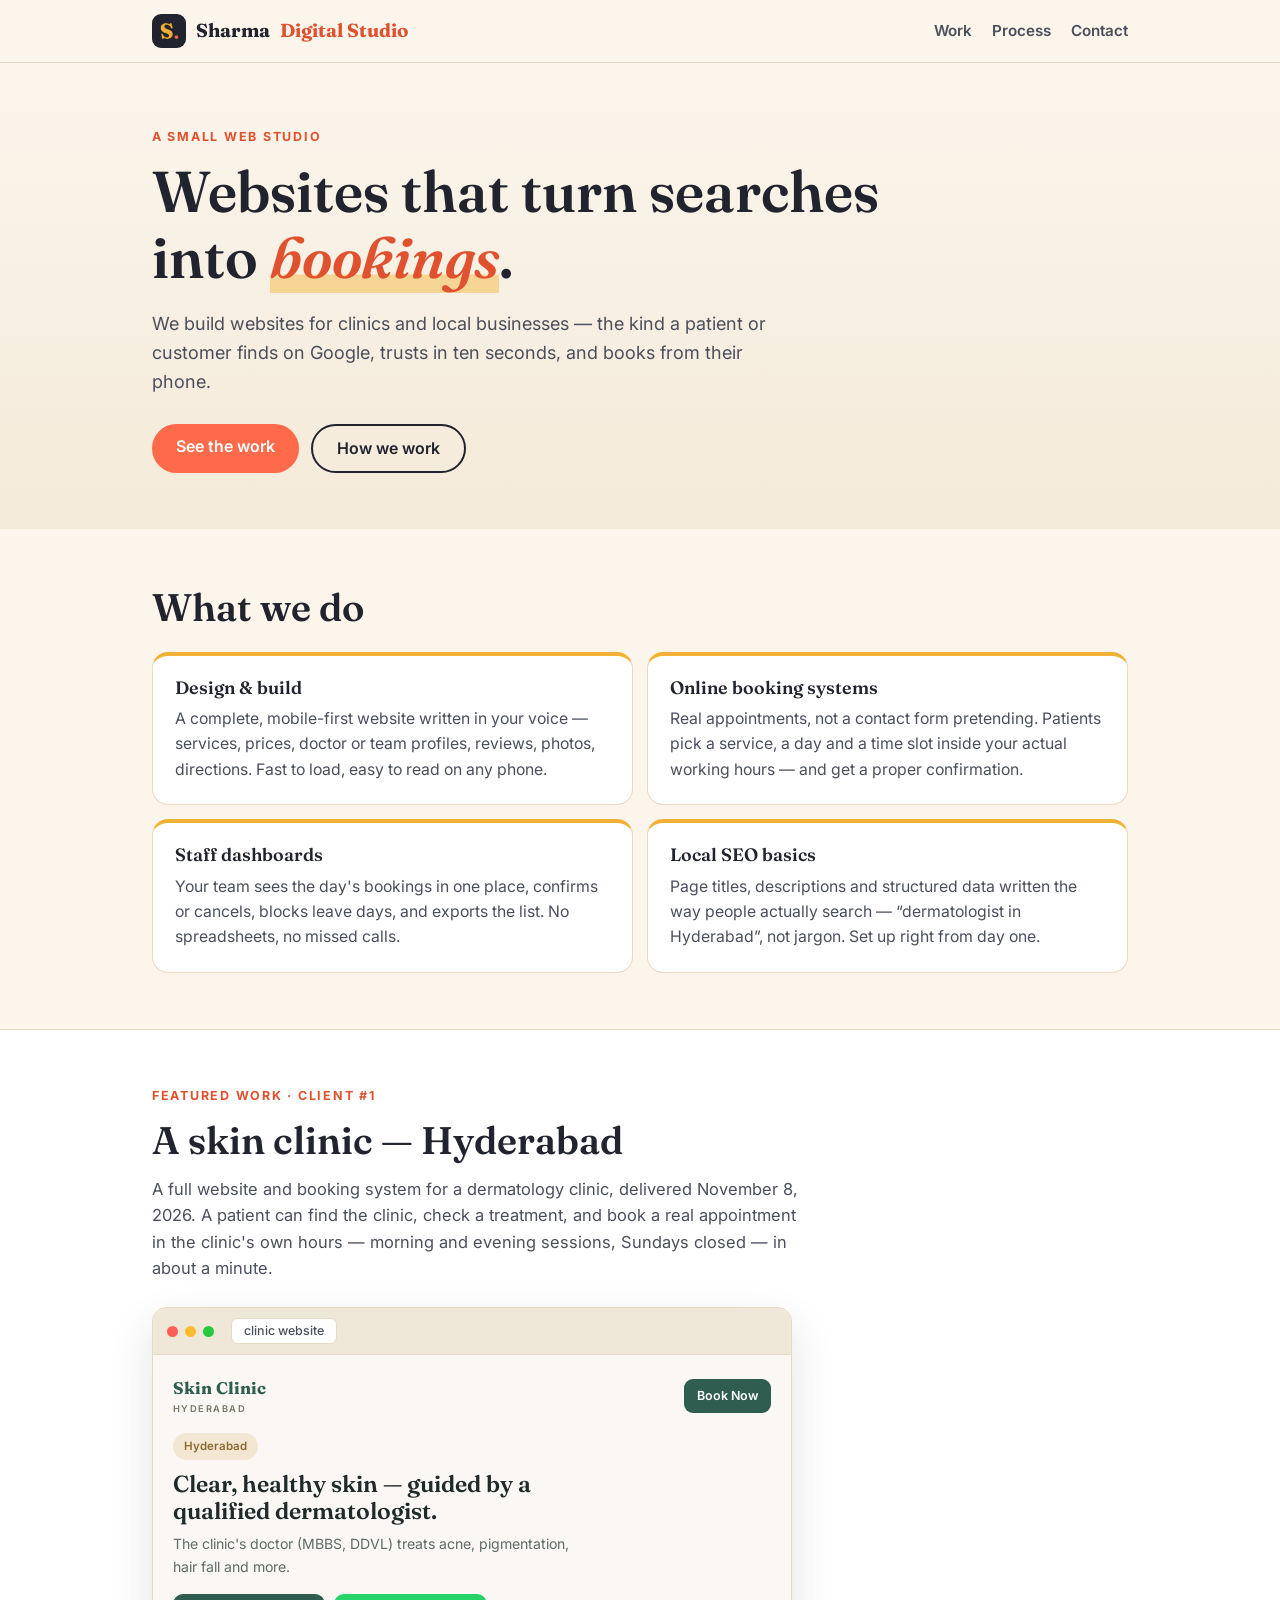
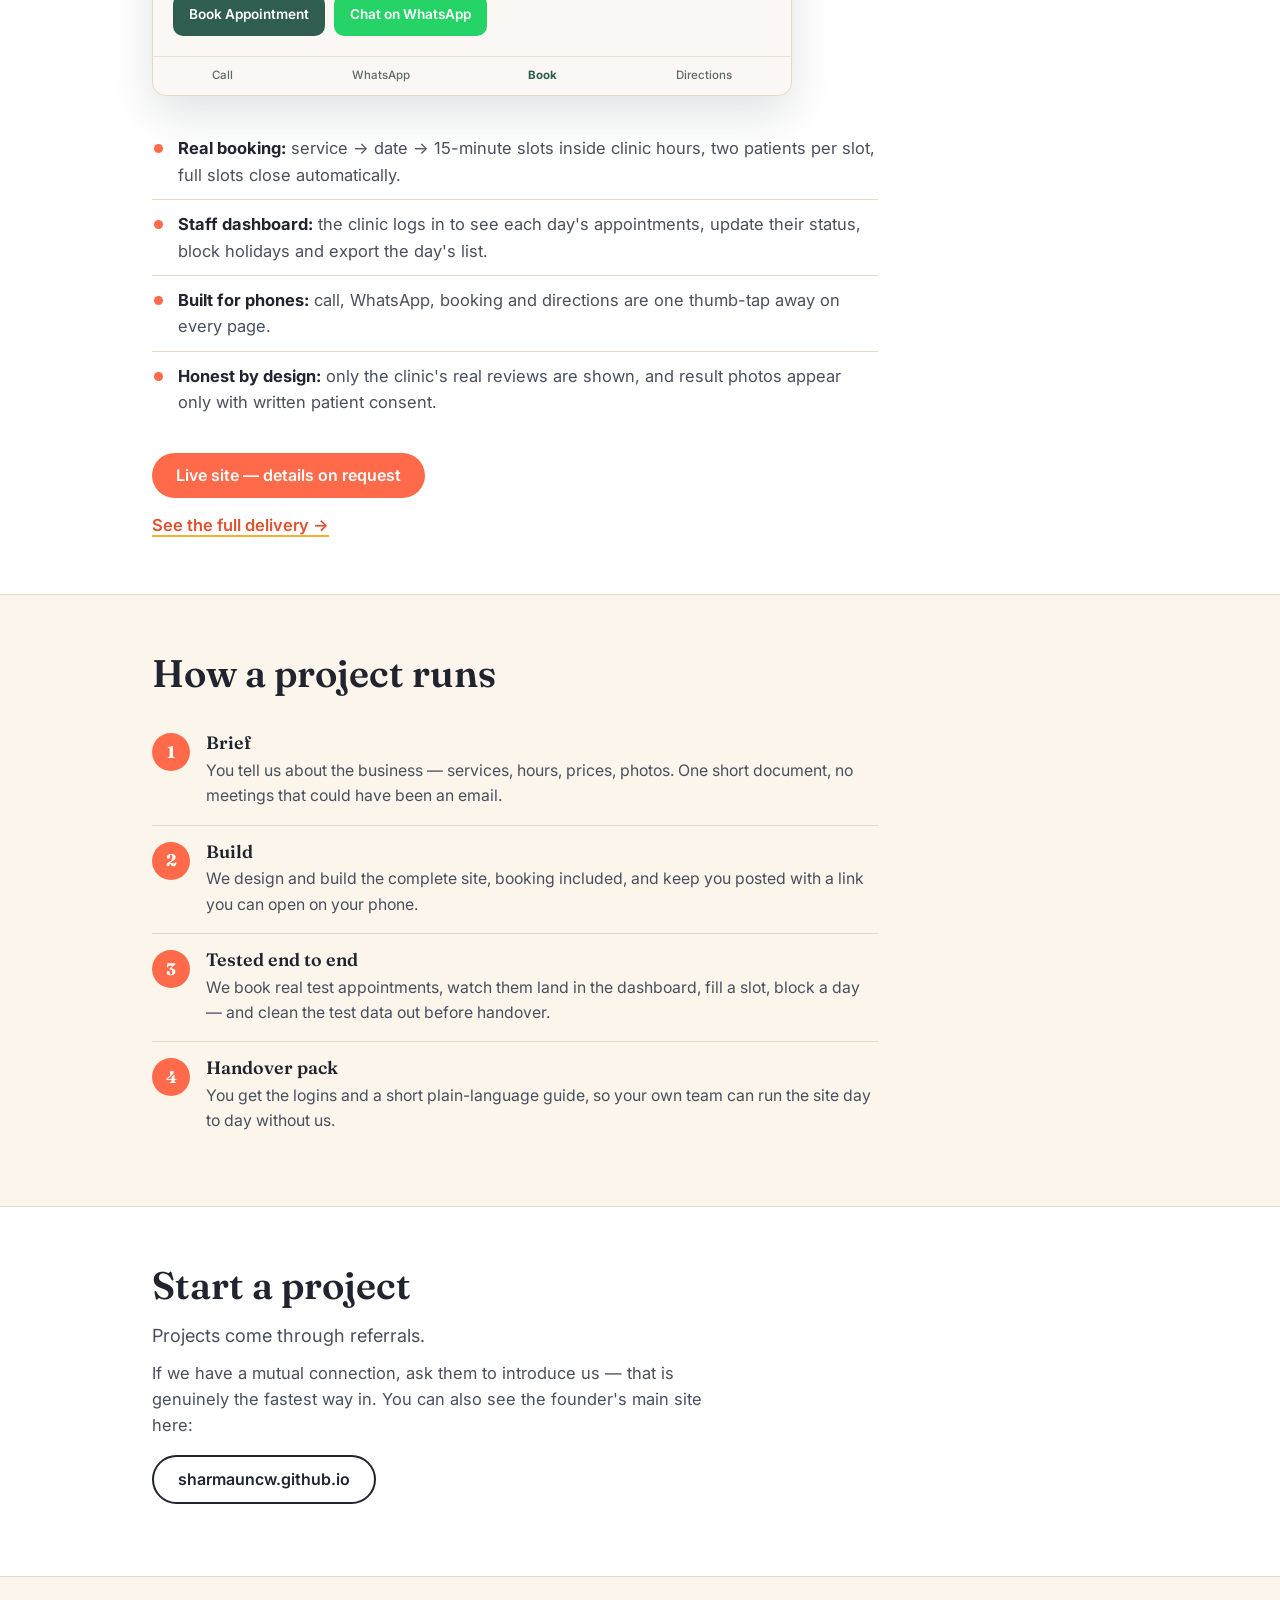
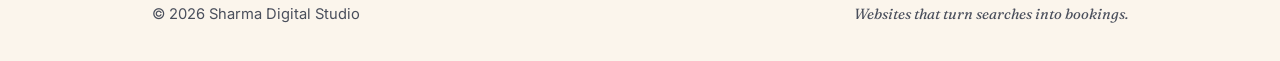
<file: index.html>
<!DOCTYPE html>
<html lang="en">
<head>
<meta charset="UTF-8">
<meta name="viewport" content="width=device-width, initial-scale=1.0">
<title>Sharma Digital Studio — Websites that turn searches into bookings</title>
<meta name="description" content="Sharma Digital Studio builds websites for clinics and local businesses: design, build, online booking systems, staff dashboards and local SEO.">
<link rel="preconnect" href="https://fonts.googleapis.com">
<link rel="preconnect" href="https://fonts.gstatic.com" crossorigin>
<link href="https://fonts.googleapis.com/css2?family=Fraunces:opsz,wght@9..144,500;9..144,600;9..144,700&family=Inter:wght@400;500;600;700&display=swap" rel="stylesheet">
<link rel="stylesheet" href="styles.css">
<link rel="icon" type="image/png" href="logo.png">
</head>
<body>

<header class="site-header">
  <div class="wrap header-in">
    <a class="brand" href="#top"><img class="brand-mark" src="logo.png" alt="" width="34" height="34">Sharma <span>Digital Studio</span></a>
    <nav class="nav">
      <a href="#work">Work</a>
      <a href="#process">Process</a>
      <a href="#contact">Contact</a>
    </nav>
  </div>
</header>

<main id="top">

  <!-- HERO -->
  <section class="hero">
    <div class="wrap">
      <p class="kicker">A small web studio</p>
      <h1>Websites that turn searches into <em>bookings</em>.</h1>
      <p class="lede">We build websites for clinics and local businesses — the kind a patient or customer finds on Google, trusts in ten seconds, and books from their phone.</p>
      <div class="hero-ctas">
        <a class="btn btn-primary" href="#work">See the work</a>
        <a class="btn btn-ghost" href="#process">How we work</a>
      </div>
    </div>
  </section>

  <!-- WHAT WE DO -->
  <section class="section" id="services">
    <div class="wrap">
      <h2>What we do</h2>
      <div class="cards">
        <div class="card">
          <h3>Design &amp; build</h3>
          <p>A complete, mobile-first website written in your voice — services, prices, doctor or team profiles, reviews, photos, directions. Fast to load, easy to read on any phone.</p>
        </div>
        <div class="card">
          <h3>Online booking systems</h3>
          <p>Real appointments, not a contact form pretending. Patients pick a service, a day and a time slot inside your actual working hours — and get a proper confirmation.</p>
        </div>
        <div class="card">
          <h3>Staff dashboards</h3>
          <p>Your team sees the day's bookings in one place, confirms or cancels, blocks leave days, and exports the list. No spreadsheets, no missed calls.</p>
        </div>
        <div class="card">
          <h3>Local SEO basics</h3>
          <p>Page titles, descriptions and structured data written the way people actually search — “dermatologist in Hyderabad”, not jargon. Set up right from day one.</p>
        </div>
      </div>
    </div>
  </section>

  <!-- FEATURED WORK -->
  <section class="section section-alt" id="work">
    <div class="wrap">
      <p class="kicker">Featured work · Client #1</p>
      <h2>A skin clinic — Hyderabad</h2>
      <p class="work-intro">A full website and booking system for a dermatology clinic, delivered November 8, 2026. A patient can find the clinic, check a treatment, and book a real appointment in the clinic's own hours — morning and evening sessions, Sundays closed — in about a minute.</p>

      <!-- Browser-frame mock of the clinic homepage (pure HTML/CSS) -->
      <div class="browser" aria-hidden="true">
        <div class="browser-bar">
          <span class="dot dot-r"></span><span class="dot dot-y"></span><span class="dot dot-g"></span>
          <span class="browser-url">clinic website</span>
        </div>
        <div class="browser-body">
          <div class="mock-nav">
            <span class="mock-logo">Skin Clinic <small>HYDERABAD</small></span>
            <span class="mock-book">Book Now</span>
          </div>
          <p class="mock-place">Hyderabad</p>
          <p class="mock-h">Clear, healthy skin — guided by a qualified dermatologist.</p>
          <p class="mock-sub">The clinic's doctor (MBBS, DDVL) treats acne, pigmentation, hair fall and more.</p>
          <div class="mock-ctas">
            <span class="mock-btn mock-btn-main">Book Appointment</span>
            <span class="mock-btn mock-btn-wa">Chat on WhatsApp</span>
          </div>
          <div class="mock-bar">
            <span>Call</span><span>WhatsApp</span><span class="mock-bar-on">Book</span><span>Directions</span>
          </div>
        </div>
      </div>

      <ul class="fact-list">
        <li><strong>Real booking:</strong> service → date → 15-minute slots inside clinic hours, two patients per slot, full slots close automatically.</li>
        <li><strong>Staff dashboard:</strong> the clinic logs in to see each day's appointments, update their status, block holidays and export the day's list.</li>
        <li><strong>Built for phones:</strong> call, WhatsApp, booking and directions are one thumb-tap away on every page.</li>
        <li><strong>Honest by design:</strong> only the clinic's real reviews are shown, and result photos appear only with written patient consent.</li>
      </ul>
      <p><span class="btn btn-primary">Live site — details on request</span></p>
      <p class="more-link"><a href="clinic-booking.html">See the full delivery →</a></p>
    </div>
  </section>

  <!-- PROCESS -->
  <section class="section" id="process">
    <div class="wrap">
      <h2>How a project runs</h2>
      <ol class="steps">
        <li>
          <span class="step-n">1</span>
          <div><h3>Brief</h3><p>You tell us about the business — services, hours, prices, photos. One short document, no meetings that could have been an email.</p></div>
        </li>
        <li>
          <span class="step-n">2</span>
          <div><h3>Build</h3><p>We design and build the complete site, booking included, and keep you posted with a link you can open on your phone.</p></div>
        </li>
        <li>
          <span class="step-n">3</span>
          <div><h3>Tested end to end</h3><p>We book real test appointments, watch them land in the dashboard, fill a slot, block a day — and clean the test data out before handover.</p></div>
        </li>
        <li>
          <span class="step-n">4</span>
          <div><h3>Handover pack</h3><p>You get the logins and a short plain-language guide, so your own team can run the site day to day without us.</p></div>
        </li>
      </ol>
    </div>
  </section>

  <!-- CONTACT -->
  <section class="section section-alt" id="contact">
    <div class="wrap contact-box">
      <h2>Start a project</h2>
      <p class="lede">Projects come through referrals.</p>
      <p>If we have a mutual connection, ask them to introduce us — that is genuinely the fastest way in. You can also see the founder's main site here:</p>
      <p><a class="btn btn-ghost" href="https://sharmauncw.github.io/" target="_blank" rel="noopener">sharmauncw.github.io</a></p>
    </div>
  </section>

</main>

<footer class="site-footer">
  <div class="wrap footer-in">
    <span>© 2026 Sharma Digital Studio</span>
    <span class="footer-tag">Websites that turn searches into bookings.</span>
  </div>
</footer>

</body>
</html>
</file>
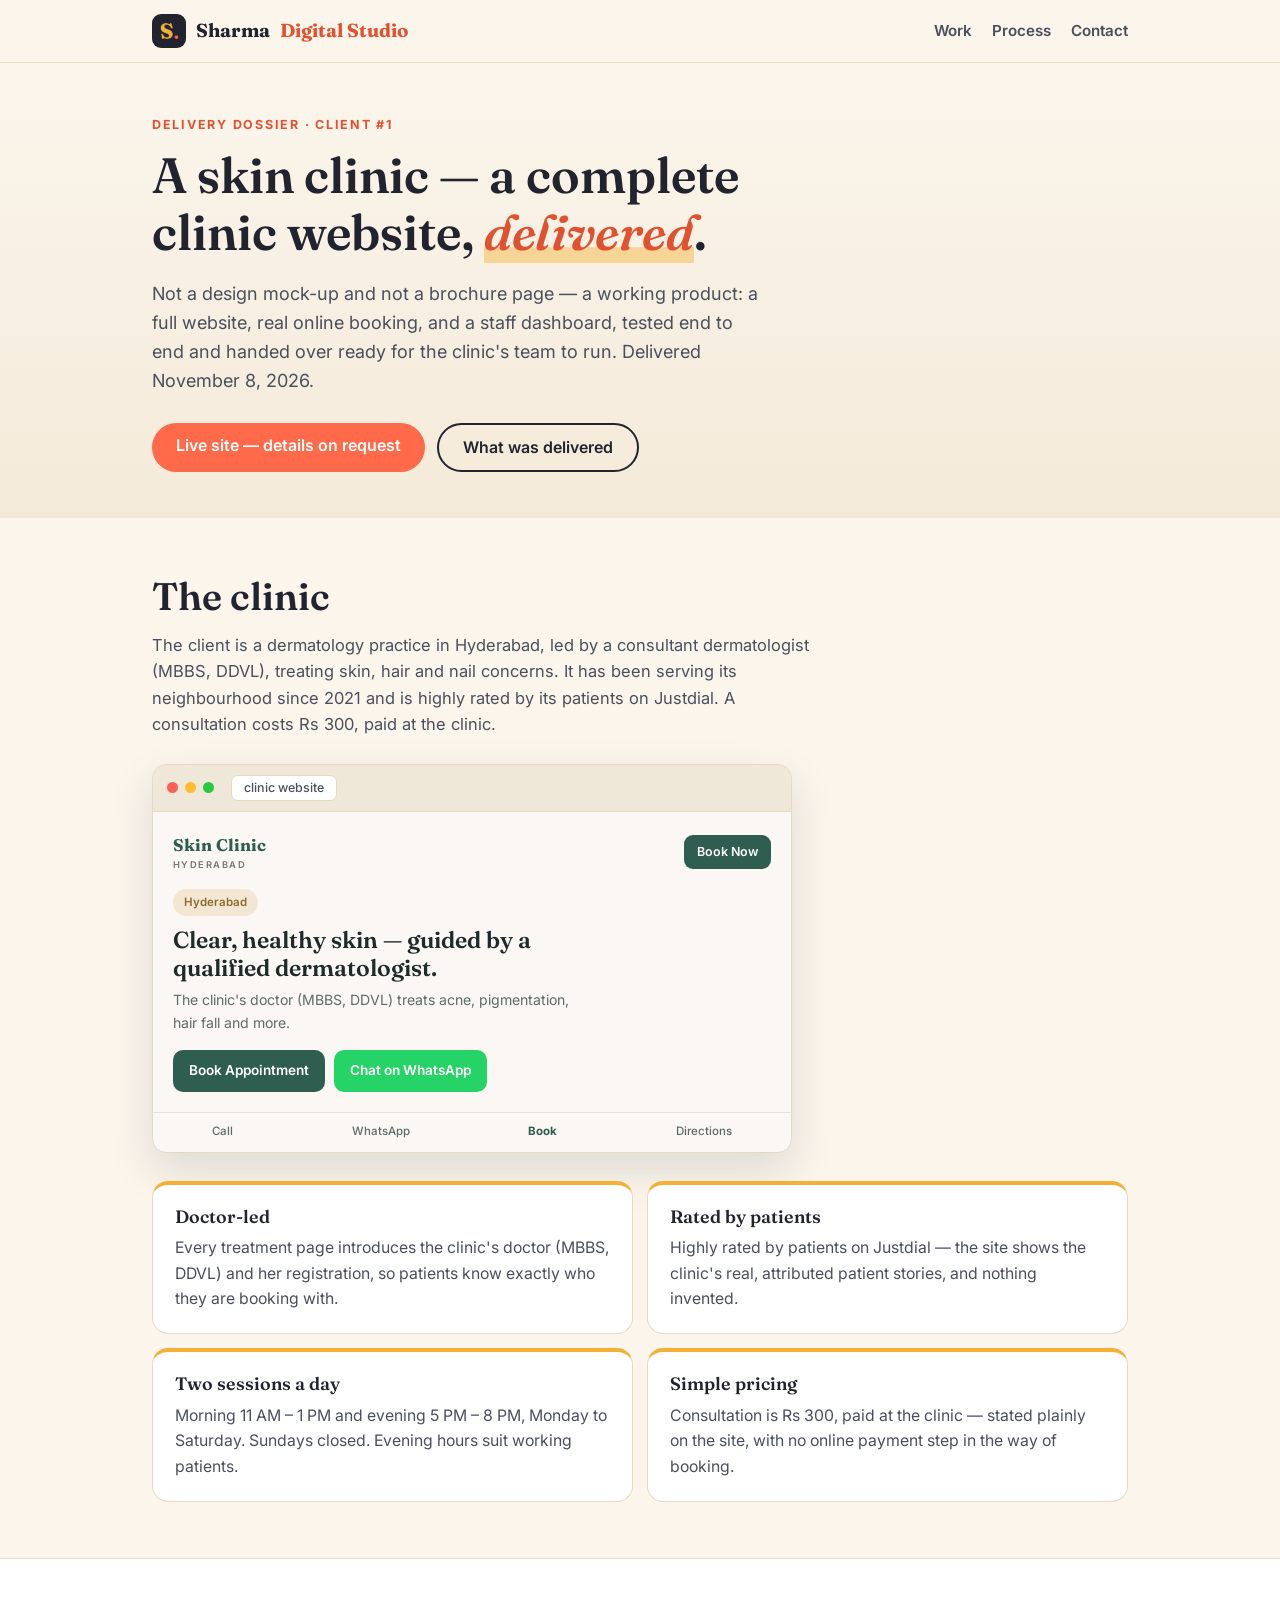
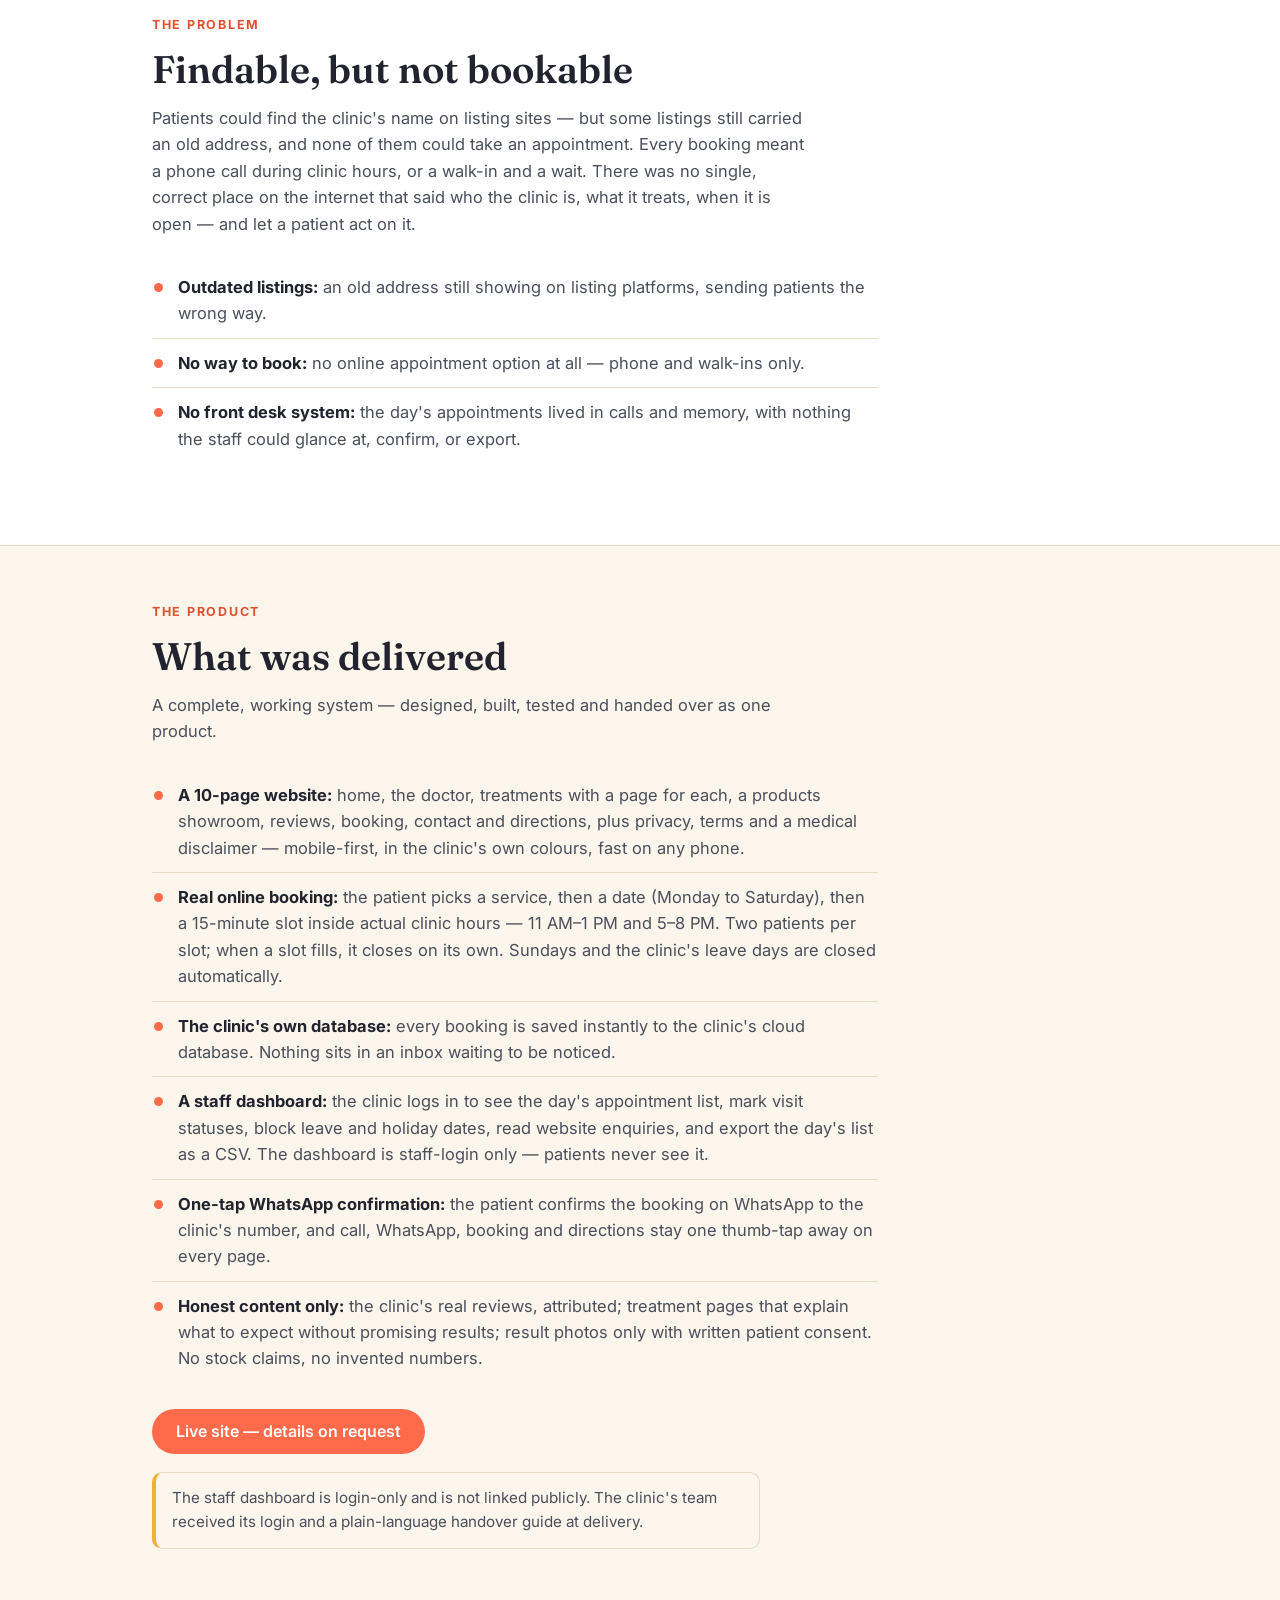
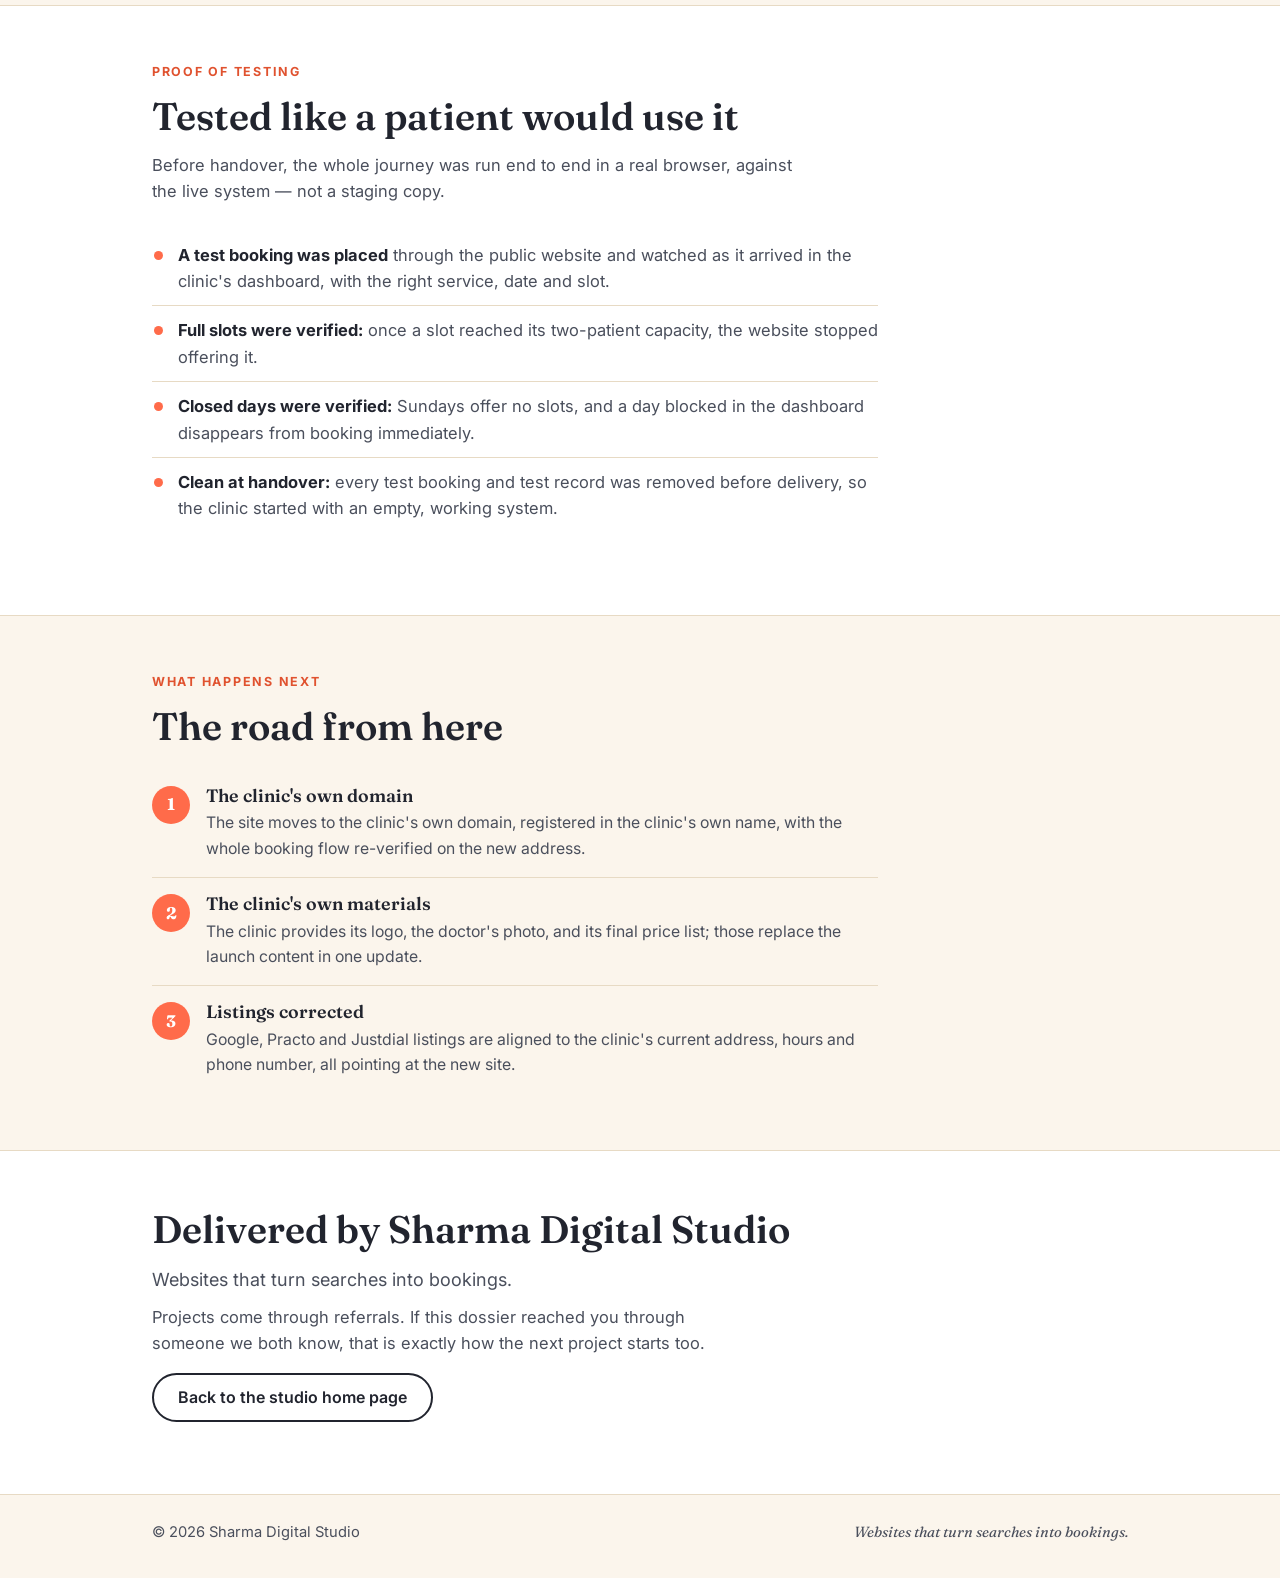
<file: clinic-booking.html>
<!DOCTYPE html>
<html lang="en">
<head>
<meta charset="UTF-8">
<meta name="viewport" content="width=device-width, initial-scale=1.0">
<title>A Skin Clinic — Delivery Case Study | Sharma Digital Studio</title>
<meta name="description" content="Delivery dossier: a complete clinic website with real online booking and a staff dashboard, built by Sharma Digital Studio for a skin clinic in Hyderabad.">
<link rel="preconnect" href="https://fonts.googleapis.com">
<link rel="preconnect" href="https://fonts.gstatic.com" crossorigin>
<link href="https://fonts.googleapis.com/css2?family=Fraunces:opsz,wght@9..144,500;9..144,600;9..144,700&family=Inter:wght@400;500;600;700&display=swap" rel="stylesheet">
<link rel="stylesheet" href="styles.css">
<link rel="icon" type="image/png" href="logo.png">
</head>
<body>

<header class="site-header">
  <div class="wrap header-in">
    <a class="brand" href="index.html"><img class="brand-mark" src="logo.png" alt="" width="34" height="34">Sharma <span>Digital Studio</span></a>
    <nav class="nav">
      <a href="index.html#work">Work</a>
      <a href="index.html#process">Process</a>
      <a href="index.html#contact">Contact</a>
    </nav>
  </div>
</header>

<main id="top">

  <!-- TITLE -->
  <section class="hero page-hero">
    <div class="wrap">
      <p class="kicker">Delivery dossier · Client #1</p>
      <h1>A skin clinic — a complete clinic website, <em>delivered</em>.</h1>
      <p class="lede">Not a design mock-up and not a brochure page — a working product: a full website, real online booking, and a staff dashboard, tested end to end and handed over ready for the clinic's team to run. Delivered November 8, 2026.</p>
      <div class="hero-ctas">
        <span class="btn btn-primary">Live site — details on request</span>
        <a class="btn btn-ghost" href="#delivered">What was delivered</a>
      </div>
    </div>
  </section>

  <!-- THE CLINIC -->
  <section class="section" id="clinic">
    <div class="wrap">
      <h2>The clinic</h2>
      <p class="work-intro">The client is a dermatology practice in Hyderabad, led by a consultant dermatologist (MBBS, DDVL), treating skin, hair and nail concerns. It has been serving its neighbourhood since 2021 and is highly rated by its patients on Justdial. A consultation costs Rs 300, paid at the clinic.</p>

      <!-- Browser-frame mock of the clinic homepage (pure HTML/CSS) -->
      <div class="browser" aria-hidden="true">
        <div class="browser-bar">
          <span class="dot dot-r"></span><span class="dot dot-y"></span><span class="dot dot-g"></span>
          <span class="browser-url">clinic website</span>
        </div>
        <div class="browser-body">
          <div class="mock-nav">
            <span class="mock-logo">Skin Clinic <small>HYDERABAD</small></span>
            <span class="mock-book">Book Now</span>
          </div>
          <p class="mock-place">Hyderabad</p>
          <p class="mock-h">Clear, healthy skin — guided by a qualified dermatologist.</p>
          <p class="mock-sub">The clinic's doctor (MBBS, DDVL) treats acne, pigmentation, hair fall and more.</p>
          <div class="mock-ctas">
            <span class="mock-btn mock-btn-main">Book Appointment</span>
            <span class="mock-btn mock-btn-wa">Chat on WhatsApp</span>
          </div>
          <div class="mock-bar">
            <span>Call</span><span>WhatsApp</span><span class="mock-bar-on">Book</span><span>Directions</span>
          </div>
        </div>
      </div>

      <div class="cards">
        <div class="card">
          <h3>Doctor-led</h3>
          <p>Every treatment page introduces the clinic's doctor (MBBS, DDVL) and her registration, so patients know exactly who they are booking with.</p>
        </div>
        <div class="card">
          <h3>Rated by patients</h3>
          <p>Highly rated by patients on Justdial — the site shows the clinic's real, attributed patient stories, and nothing invented.</p>
        </div>
        <div class="card">
          <h3>Two sessions a day</h3>
          <p>Morning 11 AM – 1 PM and evening 5 PM – 8 PM, Monday to Saturday. Sundays closed. Evening hours suit working patients.</p>
        </div>
        <div class="card">
          <h3>Simple pricing</h3>
          <p>Consultation is Rs 300, paid at the clinic — stated plainly on the site, with no online payment step in the way of booking.</p>
        </div>
      </div>
    </div>
  </section>

  <!-- THE PROBLEM -->
  <section class="section section-alt" id="problem">
    <div class="wrap">
      <p class="kicker">The problem</p>
      <h2>Findable, but not bookable</h2>
      <p class="work-intro">Patients could find the clinic's name on listing sites — but some listings still carried an old address, and none of them could take an appointment. Every booking meant a phone call during clinic hours, or a walk-in and a wait. There was no single, correct place on the internet that said who the clinic is, what it treats, when it is open — and let a patient act on it.</p>
      <ul class="fact-list">
        <li><strong>Outdated listings:</strong> an old address still showing on listing platforms, sending patients the wrong way.</li>
        <li><strong>No way to book:</strong> no online appointment option at all — phone and walk-ins only.</li>
        <li><strong>No front desk system:</strong> the day's appointments lived in calls and memory, with nothing the staff could glance at, confirm, or export.</li>
      </ul>
    </div>
  </section>

  <!-- WHAT WAS DELIVERED -->
  <section class="section" id="delivered">
    <div class="wrap">
      <p class="kicker">The product</p>
      <h2>What was delivered</h2>
      <p class="work-intro">A complete, working system — designed, built, tested and handed over as one product.</p>
      <ul class="fact-list">
        <li><strong>A 10-page website:</strong> home, the doctor, treatments with a page for each, a products showroom, reviews, booking, contact and directions, plus privacy, terms and a medical disclaimer — mobile-first, in the clinic's own colours, fast on any phone.</li>
        <li><strong>Real online booking:</strong> the patient picks a service, then a date (Monday to Saturday), then a 15-minute slot inside actual clinic hours — 11 AM–1 PM and 5–8 PM. Two patients per slot; when a slot fills, it closes on its own. Sundays and the clinic's leave days are closed automatically.</li>
        <li><strong>The clinic's own database:</strong> every booking is saved instantly to the clinic's cloud database. Nothing sits in an inbox waiting to be noticed.</li>
        <li><strong>A staff dashboard:</strong> the clinic logs in to see the day's appointment list, mark visit statuses, block leave and holiday dates, read website enquiries, and export the day's list as a CSV. The dashboard is staff-login only — patients never see it.</li>
        <li><strong>One-tap WhatsApp confirmation:</strong> the patient confirms the booking on WhatsApp to the clinic's number, and call, WhatsApp, booking and directions stay one thumb-tap away on every page.</li>
        <li><strong>Honest content only:</strong> the clinic's real reviews, attributed; treatment pages that explain what to expect without promising results; result photos only with written patient consent. No stock claims, no invented numbers.</li>
      </ul>
      <p><span class="btn btn-primary">Live site — details on request</span></p>
      <p class="note">The staff dashboard is login-only and is not linked publicly. The clinic's team received its login and a plain-language handover guide at delivery.</p>
    </div>
  </section>

  <!-- PROOF OF TESTING -->
  <section class="section section-alt" id="testing">
    <div class="wrap">
      <p class="kicker">Proof of testing</p>
      <h2>Tested like a patient would use it</h2>
      <p class="work-intro">Before handover, the whole journey was run end to end in a real browser, against the live system — not a staging copy.</p>
      <ul class="fact-list">
        <li><strong>A test booking was placed</strong> through the public website and watched as it arrived in the clinic's dashboard, with the right service, date and slot.</li>
        <li><strong>Full slots were verified:</strong> once a slot reached its two-patient capacity, the website stopped offering it.</li>
        <li><strong>Closed days were verified:</strong> Sundays offer no slots, and a day blocked in the dashboard disappears from booking immediately.</li>
        <li><strong>Clean at handover:</strong> every test booking and test record was removed before delivery, so the clinic started with an empty, working system.</li>
      </ul>
    </div>
  </section>

  <!-- WHAT HAPPENS NEXT -->
  <section class="section" id="next">
    <div class="wrap">
      <p class="kicker">What happens next</p>
      <h2>The road from here</h2>
      <ol class="steps">
        <li>
          <span class="step-n">1</span>
          <div><h3>The clinic's own domain</h3><p>The site moves to the clinic's own domain, registered in the clinic's own name, with the whole booking flow re-verified on the new address.</p></div>
        </li>
        <li>
          <span class="step-n">2</span>
          <div><h3>The clinic's own materials</h3><p>The clinic provides its logo, the doctor's photo, and its final price list; those replace the launch content in one update.</p></div>
        </li>
        <li>
          <span class="step-n">3</span>
          <div><h3>Listings corrected</h3><p>Google, Practo and Justdial listings are aligned to the clinic's current address, hours and phone number, all pointing at the new site.</p></div>
        </li>
      </ol>
    </div>
  </section>

  <!-- CLOSING -->
  <section class="section section-alt" id="closing">
    <div class="wrap contact-box">
      <h2>Delivered by Sharma Digital Studio</h2>
      <p class="lede">Websites that turn searches into bookings.</p>
      <p>Projects come through referrals. If this dossier reached you through someone we both know, that is exactly how the next project starts too.</p>
      <p><a class="btn btn-ghost" href="index.html">Back to the studio home page</a></p>
    </div>
  </section>

</main>

<footer class="site-footer">
  <div class="wrap footer-in">
    <span>© 2026 Sharma Digital Studio</span>
    <span class="footer-tag">Websites that turn searches into bookings.</span>
  </div>
</footer>

</body>
</html>
</file>
<file: styles.css>
/* Sharma Digital Studio — one-page site */
:root{
  --cream:#FBF5EC;
  --cream-2:#F4EAD9;
  --ink:#21242E;
  --ink-soft:#4A4F5C;
  --coral:#FF6B4A;
  --coral-dark:#E0522F;
  --gold:#F2B134;
  --line:#E7DAC4;
  --card:#FFFFFF;
  --sage:#2F5D50;
  --radius:16px;
}
*{box-sizing:border-box;margin:0;padding:0}
html{scroll-behavior:smooth}
body{
  font-family:'Inter',system-ui,-apple-system,sans-serif;
  background:var(--cream);
  color:var(--ink);
  line-height:1.6;
  font-size:16.5px;
  -webkit-font-smoothing:antialiased;
}
.wrap{max-width:1020px;margin:0 auto;padding:0 22px}
h1,h2,h3{font-family:'Fraunces',Georgia,serif;line-height:1.15;color:var(--ink)}
h2{font-size:clamp(1.7rem,5.4vw,2.4rem);font-weight:600;margin-bottom:14px}
h3{font-size:1.12rem;font-weight:600}
a{color:var(--coral-dark)}
.kicker{
  font-size:.78rem;font-weight:700;letter-spacing:.14em;text-transform:uppercase;
  color:var(--coral-dark);margin-bottom:12px;
}
.lede{font-size:1.13rem;color:var(--ink-soft);max-width:34em}

/* Header */
.site-header{
  position:sticky;top:0;z-index:10;
  background:rgba(251,245,236,.94);backdrop-filter:blur(6px);
  border-bottom:1px solid var(--line);
}
.header-in{display:flex;align-items:center;justify-content:space-between;padding-top:14px;padding-bottom:14px}
.brand{display:inline-flex;align-items:center;gap:10px;font-family:'Fraunces',Georgia,serif;font-weight:700;font-size:1.18rem;color:var(--ink);text-decoration:none}
.brand-mark{width:34px;height:34px;border-radius:9px;display:block;flex:0 0 auto}
.brand span{color:var(--coral-dark)}
.nav{display:flex;gap:20px}
.nav a{color:var(--ink-soft);text-decoration:none;font-weight:600;font-size:.95rem}
.nav a:hover{color:var(--coral-dark)}

/* Buttons */
.btn{
  display:inline-block;padding:13px 24px;border-radius:999px;
  font-weight:600;font-size:1rem;text-decoration:none;line-height:1.2;
}
.btn-primary{background:var(--coral);color:#fff}
.btn-primary:hover{background:var(--coral-dark)}
.btn-ghost{background:transparent;color:var(--ink);border:2px solid var(--ink)}
.btn-ghost:hover{border-color:var(--coral-dark);color:var(--coral-dark)}

/* Hero */
.hero{padding:64px 0 56px;background:linear-gradient(180deg,var(--cream) 0%,var(--cream-2) 100%)}
.hero h1{font-size:clamp(2.3rem,8.6vw,3.6rem);font-weight:600;max-width:13em;margin-bottom:18px}
.hero h1 em{font-style:italic;color:var(--coral-dark);box-shadow:inset 0 -0.32em 0 rgba(242,177,52,.45)}
.hero .lede{margin-bottom:28px}
.hero-ctas{display:flex;flex-wrap:wrap;gap:12px}

/* Sections */
.section{padding:56px 0}
.section-alt{background:#fff;border-top:1px solid var(--line);border-bottom:1px solid var(--line)}

/* Service cards */
.cards{display:grid;grid-template-columns:1fr;gap:14px;margin-top:22px}
.card{
  background:var(--card);border:1px solid var(--line);border-radius:var(--radius);
  padding:22px;border-top:4px solid var(--gold);
}
.card h3{margin-bottom:8px}
.card p{color:var(--ink-soft);font-size:.99rem}
@media(min-width:720px){.cards{grid-template-columns:1fr 1fr}}

/* Featured work */
.work-intro{color:var(--ink-soft);max-width:40em;margin-bottom:26px}
.browser{
  border:1px solid var(--line);border-radius:14px;overflow:hidden;
  box-shadow:0 18px 44px rgba(33,36,46,.13);background:#FAF7F4;max-width:640px;margin-bottom:28px;
}
.browser-bar{display:flex;align-items:center;gap:7px;background:#EFE7D8;padding:10px 14px;border-bottom:1px solid var(--line)}
.dot{width:11px;height:11px;border-radius:50%;display:inline-block}
.dot-r{background:#FF5F57}.dot-y{background:#FEBC2E}.dot-g{background:#28C840}
.browser-url{
  margin-left:10px;background:#fff;border:1px solid var(--line);border-radius:7px;
  padding:2px 12px;font-size:.78rem;color:var(--ink-soft);font-weight:500;
}
.browser-body{padding:20px 20px 0;font-family:'Inter',sans-serif}
.mock-nav{display:flex;justify-content:space-between;align-items:center;margin-bottom:14px}
.mock-logo{font-family:'Fraunces',Georgia,serif;font-weight:700;font-size:1.05rem;color:var(--sage)}
.mock-logo small{display:block;font-family:'Inter',sans-serif;font-size:.58rem;letter-spacing:.16em;color:#7A7568;font-weight:600}
.mock-book{background:var(--sage);color:#fff;font-size:.78rem;font-weight:600;padding:7px 13px;border-radius:9px}
.mock-place{display:inline-block;background:#F3E7D3;color:#8A6A2F;font-size:.72rem;font-weight:600;padding:4px 11px;border-radius:999px;margin-bottom:10px}
.mock-h{font-family:'Fraunces',Georgia,serif;font-size:1.45rem;line-height:1.2;font-weight:600;color:#1F2A2A;margin-bottom:8px;max-width:16em}
.mock-sub{font-size:.88rem;color:#5E6B68;margin-bottom:16px;max-width:30em}
.mock-ctas{display:flex;flex-wrap:wrap;gap:9px;margin-bottom:20px}
.mock-btn{font-size:.85rem;font-weight:600;padding:10px 16px;border-radius:10px}
.mock-btn-main{background:var(--sage);color:#fff}
.mock-btn-wa{background:#25D366;color:#fff}
.mock-bar{
  display:flex;justify-content:space-around;border-top:1px solid #E9E2D6;
  padding:9px 0 11px;font-size:.72rem;color:#5E6B68;font-weight:500;margin:0 -20px;
}
.mock-bar-on{color:var(--sage);font-weight:700}
.fact-list{list-style:none;margin-bottom:26px;max-width:44em}
.fact-list li{padding:11px 0 11px 26px;position:relative;border-bottom:1px solid var(--line);color:var(--ink-soft)}
.fact-list li:last-child{border-bottom:none}
.fact-list li::before{content:"";position:absolute;left:2px;top:20px;width:9px;height:9px;border-radius:50%;background:var(--coral)}
.fact-list strong{color:var(--ink)}

/* Process */
.steps{list-style:none;margin-top:22px;max-width:44em}
.steps li{display:flex;gap:16px;padding:16px 0;border-bottom:1px solid var(--line)}
.steps li:last-child{border-bottom:none}
.step-n{
  flex:0 0 38px;width:38px;height:38px;border-radius:50%;
  background:var(--coral);color:#fff;font-weight:700;font-size:1.05rem;
  display:flex;align-items:center;justify-content:center;font-family:'Fraunces',Georgia,serif;
}
.steps h3{margin-bottom:4px}
.steps p{color:var(--ink-soft);font-size:.99rem}

/* Contact */
.contact-box .lede{margin-bottom:10px}
.contact-box p{color:var(--ink-soft);max-width:36em;margin-bottom:16px}

/* Case-study page */
.page-hero{padding:52px 0 46px}
.page-hero h1{font-size:clamp(2rem,7.4vw,3.1rem)}
.more-link{margin-top:14px}
.more-link a{font-weight:600;text-decoration:none;border-bottom:2px solid var(--gold)}
.more-link a:hover{color:var(--coral-dark)}
.note{
  margin-top:18px;max-width:40em;font-size:.95rem;color:var(--ink-soft);
  background:var(--cream);border:1px solid var(--line);border-left:4px solid var(--gold);
  border-radius:10px;padding:13px 16px;
}

/* Footer */
.site-footer{padding:26px 0 34px}
.footer-in{display:flex;flex-wrap:wrap;gap:6px 22px;justify-content:space-between;font-size:.92rem;color:var(--ink-soft)}
.footer-tag{font-family:'Fraunces',Georgia,serif;font-style:italic}
</file>
